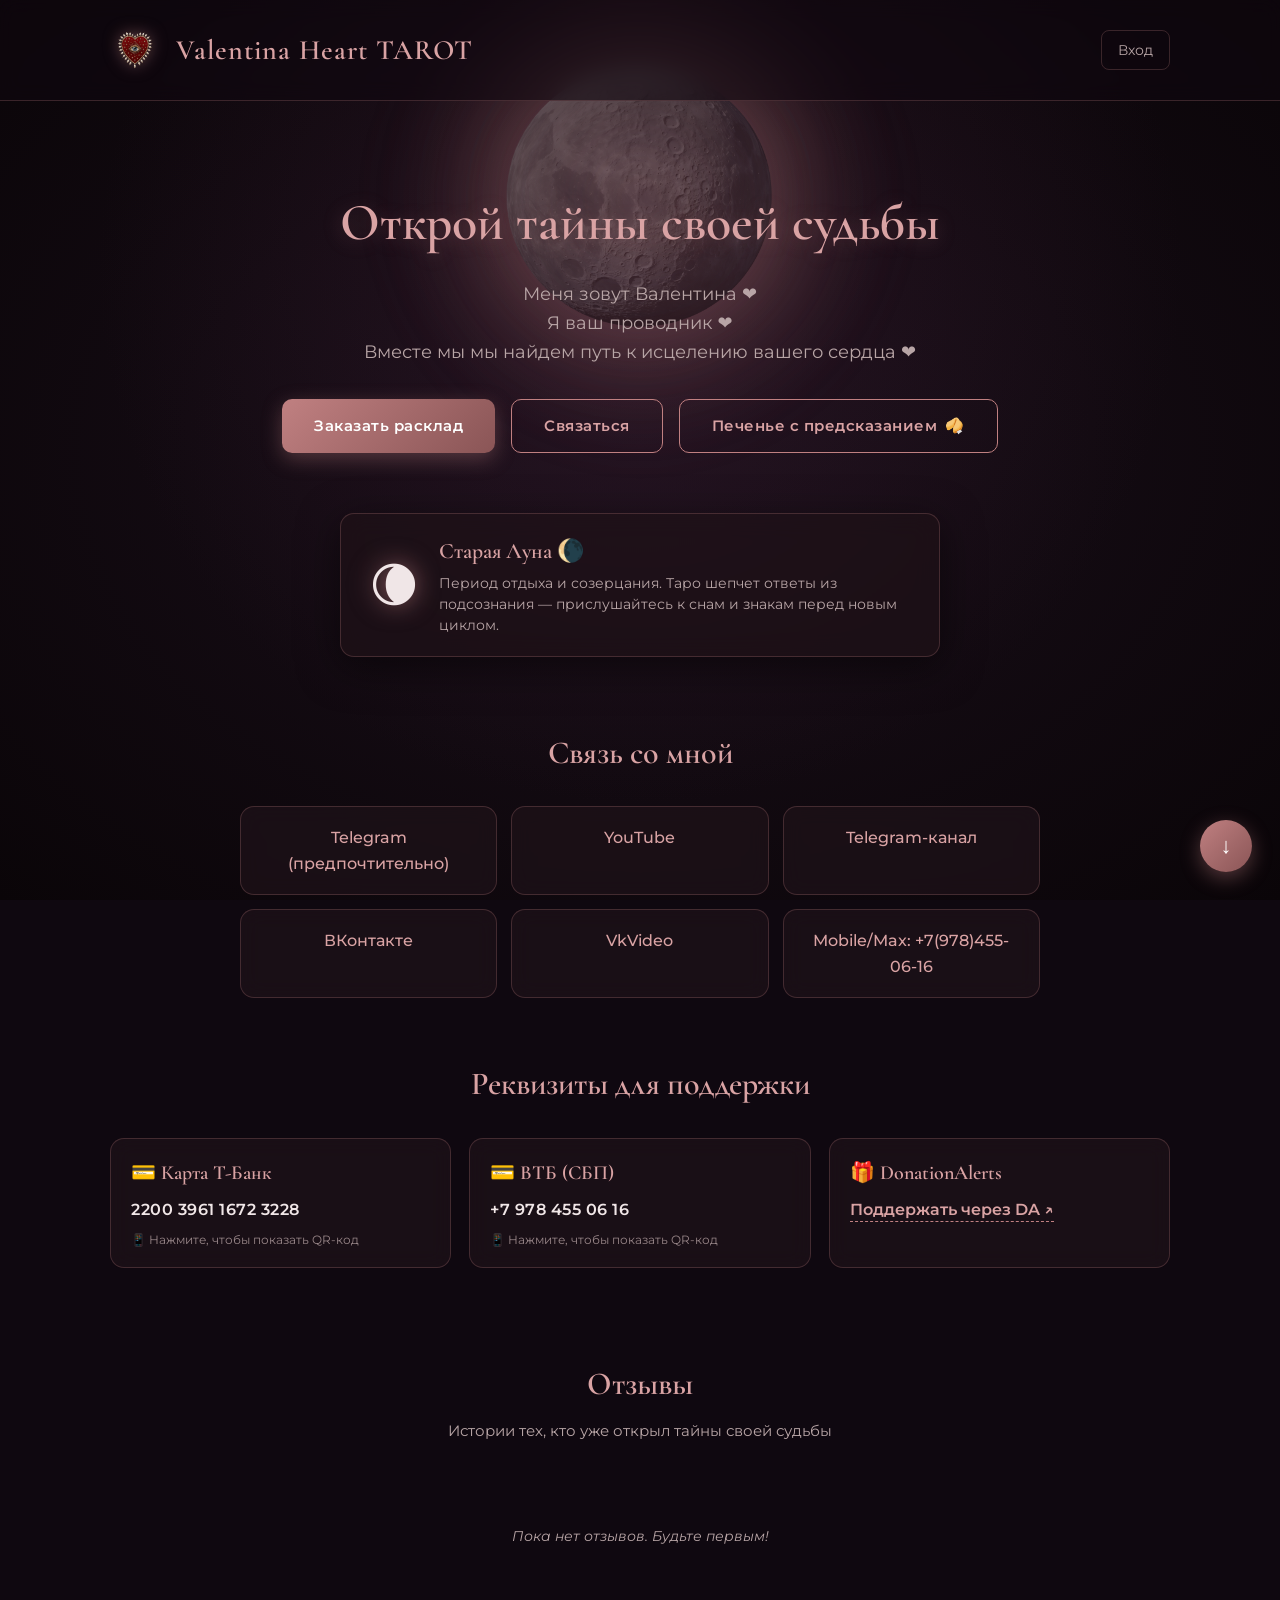
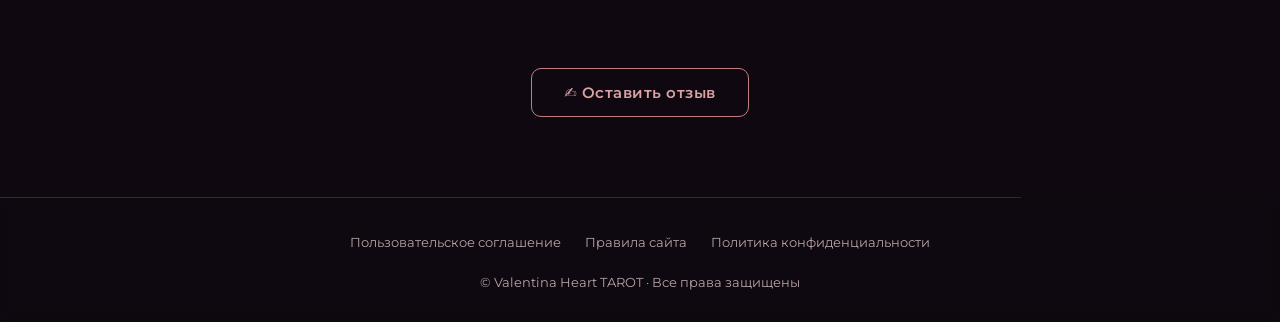
<file: index.html>
<!DOCTYPE html>
<html lang="ru">

<head>
    <meta charset="UTF-8">
    <meta name="viewport" content="width=device-width, initial-scale=1.0">
    <title>Valentina Heart TAROT</title>
    <link rel="icon" href="./images/logo.ico" type="image/x-icon">
    <link rel="stylesheet" href="./style/style.css">
    <link rel="preconnect" href="https://fonts.googleapis.com">
    <link rel="preconnect" href="https://fonts.gstatic.com" crossorigin>
    <link
        href="https://fonts.googleapis.com/css2?family=Cormorant+Garamond:wght@500;600;700&family=Montserrat:wght@400;500;600;700&display=swap"
        rel="stylesheet">
</head>

<body>

    <div class="moon-bg" id="moonBg">
        <div class="moon-glow"></div>
        <div class="moon-rays"></div>
        <div class="moon-image"></div>
    </div>

    <header class="site-header">
        <div class="container header-inner">
            <a href="#" class="logo-wrap">
                <img src="./images/logo.png" alt="Логотип Valentina Heart TAROT" class="logo-img"
                    onerror="this.style.display='none'">
                <span class="logo">Valentina Heart TAROT</span>
            </a>
            <div class="header-actions">
                <button class="btn btn-secondary btn-cache-header" id="clearCacheBtn" type="button" data-admin-only="1"
                    style="display:none;">🧹 Кеш</button>
                <a href="admin.html" class="admin-link" id="loginLink">Вход</a>
            </div>
        </div>
    </header>

    <main class="container">
        <section class="hero">
            <h1 class="hero-title">Открой тайны своей судьбы</h1>
            <p class="hero-subtitle">Меня зовут Валентина ❤️<br>Я ваш проводник ❤️<br>Вместе мы мы найдем путь к
                исцелению вашего сердца ❤️</p>
            <div class="hero-buttons">
                <button class="btn btn-primary" onclick="openModal('orderModal')">Заказать расклад</button>
                <a href="#contacts" class="btn btn-secondary">Связаться</a>
                <button class="btn btn-secondary fortune-btn-hero" id="fortuneBtn">Печенье с предсказанием</button>
            </div>
        </section>

        <section class="moon-widget-section">
            <div class="moon-widget">
                <div class="moon-widget-icon" id="moonWidgetIcon">🌕</div>
                <div>
                    <div class="moon-widget-title" id="moonPhaseName">Определение фазы...</div>
                    <div class="moon-widget-desc" id="moonPhaseDesc">Загрузка лунного календаря</div>
                </div>
            </div>
        </section>

        <section id="contacts">
            <h2 class="section-title">Связь со мной</h2>
            <div class="contacts-grid">
                <a class="contact-link" href="https://t.me/Valintina_moon_89" target="_blank">Telegram
                    (предпочтительно)</a>
                <a class="contact-link" href="https://www.youtube.com/@ВалентинаСердцеТАРО" target="_blank">YouTube</a>
                <a class="contact-link" href="https://t.me/ValentinaSerdceTarot" target="_blank">Telegram-канал</a>
                <a class="contact-link" href="https://vk.ru/id851128139" target="_blank">ВКонтакте</a>
                <a class="contact-link" href="https://vkvideo.ru/@club240360498" target="_blank">VkVideo</a>
                <a class="contact-phone" href="tel:+79784550616">Mobile/Max: +7(978)455-06-16</a>
            </div>
        </section>

        <section>
            <h2 class="section-title">Реквизиты для поддержки</h2>
            <div class="requisites-grid">
                <div class="req-card clickable" tabindex="0" onclick="openModal('qrTbankModal')" role="button"
                    aria-label="Карта Т-Банк">
                    <div class="req-card-title">💳 Карта Т-Банк</div>
                    <div class="req-card-value">2200 3961 1672 3228</div>
                    <div class="req-card-hint">📱 Нажмите, чтобы показать QR-код</div>
                </div>
                <div class="req-card clickable" tabindex="0" onclick="openModal('qrVtbModal')" role="button"
                    aria-label="ВТБ СБП">
                    <div class="req-card-title">💳 ВТБ (СБП)</div>
                    <div class="req-card-value">+7 978 455 06 16</div>
                    <div class="req-card-hint">📱 Нажмите, чтобы показать QR-код</div>
                </div>
                <div class="req-card">
                    <div class="req-card-title">🎁 DonationAlerts</div>
                    <a class="req-card-link" href="https://www.donationalerts.com/r/valentina_heart"
                        target="_blank">Поддержать через DA ↗</a>
                </div>
            </div>
        </section>
    </main>

    <!-- ========== ОТЗЫВЫ пользователей ========== -->
    <section class="reviews-section" id="reviews">
        <div class="container">
            <h2 class="section-title">Отзывы</h2>
            <p class="reviews-subtitle">Истории тех, кто уже открыл тайны своей судьбы</p>

            <div class="reviews-carousel" id="reviewsCarousel" role="region" aria-label="Отзывы пользователей"></div>
            <div class="reviews-pagination" id="reviewsPagination" role="navigation" aria-label="Пагинация отзывов">
            </div>

            <div class="reviews-cta">
                <button type="button" class="btn btn-secondary" onclick="openModal('reviewModal')">✍️ Оставить
                    отзыв</button>
            </div>
        </div>
    </section>

    <!-- Модалка "Оставить отзыв" -->
    <div class="modal" id="reviewModal" aria-hidden="true" role="dialog" aria-labelledby="reviewModalTitle">
        <div class="modal-content">
            <button type="button" class="modal-close" onclick="closeModal('reviewModal')"
                aria-label="Закрыть">×</button>
            <h2 id="reviewModalTitle">Оставить отзыв</h2>
            <form class="review-form" id="reviewForm" novalidate>
                <label>
                    Ваше имя *
                    <input type="text" name="reviewName" required maxlength="60" placeholder="Как к вам обращаться">
                </label>
                <label>
                    Текст отзыва *
                    <textarea name="reviewText" required maxlength="1000"
                        placeholder="Поделитесь впечатлениями о раскладе..."></textarea>
                </label>
                <label>
                    Аватар (необязательно)
                    <input type="file" name="reviewAvatar" accept="image/*">
                    <span class="file-hint">JPG, PNG — до 2 МБ</span>
                </label>
                <button type="submit" class="btn btn-primary">Отправить отзыв</button>
                <div class="form-status" id="reviewFormStatus"></div>
            </form>

            <div class="order-legal">
                <p>Отправляя отзыв, вы соглашаетесь с условиями:</p>
                <div class="order-legal-links">
                    <a href="#" data-legal="legalTermsModal" role="button" tabindex="0">Пользовательское соглашение</a>
                    <a href="#" data-legal="legalRulesModal" role="button" tabindex="0">Правила сайта</a>
                    <a href="#" data-legal="legalPrivacyModal" role="button" tabindex="0">Политика
                        конфиденциальности</a>
                </div>
            </div>
        </div>
    </div>

    <!-- Модалка предсказания -->
    <div class="modal fortune-modal" id="fortuneModal" role="dialog" aria-modal="true" aria-labelledby="fortuneTitle">
        <div class="modal-content">
            <button type="button" class="modal-close" onclick="closeModal('fortuneModal')"
                aria-label="Закрыть">&times;</button>
            <div class="fortune-moon-wrap">
                <img src="./images/moon.webp" alt="Луна" class="fortune-moon-img">
            </div>
            <h2 class="fortune-title" id="fortuneTitle">🌙 Луна готовит предсказание...</h2>
            <p class="fortune-text" id="fortuneText"></p>
            <div class="fortune-advice" id="fortuneAdvice"></div>
        </div>
    </div>

    <!-- Модалка заказа -->
    <div class="modal" id="orderModal" role="dialog" aria-modal="true" aria-labelledby="orderModalTitle">
        <div class="modal-content">
            <button type="button" class="modal-close" onclick="closeModal('orderModal')"
                aria-label="Закрыть">&times;</button>
            <h2 id="orderModalTitle">Заказать расклад</h2>
            <div class="order-info-block">
                <strong>Здравствуйте!</strong> Для бронирования/заказа необходимо внести оплату.<br>
                Реквизиты для перевода по СБП: <strong>+7 978 455 06 16</strong> (Получатель: Валентина).<br>
                Пожалуйста, сделайте перевод и пришлите скриншот чека. После этого я подтвержу заявку!
                <div class="order-qr-row">
                    <div class="order-qr-item" tabindex="0" onclick="openModal('qrVtbModal')" role="button">
                        <img src="./images/qr_sbp.png" alt="QR СБП" class="order-qr-thumb" loading="lazy">
                        <span>QR для СБП</span>
                    </div>
                    <div class="order-qr-item" tabindex="0" onclick="openModal('qrTbankModal')" role="button">
                        <img src="./images/qr_tbank.png" alt="QR Т-Банк" class="order-qr-thumb" loading="lazy">
                        <span>QR для Т-Банк</span>
                    </div>
                </div>
            </div>
            <form id="orderForm" action="orders/api.php" method="POST" enctype="multipart/form-data" novalidate>
                <label>Имя Фамилия
                    <input type="text" name="name" required>
                </label>
                <label>Контакт для связи
                    <input type="text" name="contact" required>
                </label>
                <label>Описание обращения
                    <textarea name="message" required></textarea>
                </label>
                <label>📎 Прикрепите скриншот оплаты и фото человека (JPG, PNG, PDF — до 10 МБ)
                    <input type="file" name="attachment" accept=".jpg,.jpeg,.png,.pdf" required>
                    <span class="file-hint">Максимум 10 МБ</span>
                </label>
                <button type="submit" class="btn btn-primary">Отправить заявку</button>
                <div class="form-status" id="formStatus"></div>
            </form>

            <div class="order-legal">
                <p>Отправляя заявку, вы соглашаетесь с условиями:</p>
                <div class="order-legal-links">
                    <a href="#" data-legal="legalTermsModal" role="button" tabindex="0">Пользовательское соглашение</a>
                    <a href="#" data-legal="legalRulesModal" role="button" tabindex="0">Правила сайта</a>
                    <a href="#" data-legal="legalPrivacyModal" role="button" tabindex="0">Политика
                        конфиденциальности</a>
                </div>
            </div>
        </div>
    </div>

    <!-- Модалки QR -->
    <div class="modal qr-modal" id="qrTbankModal" role="dialog" aria-modal="true">
        <div class="modal-content">
            <button type="button" class="modal-close" onclick="closeModal('qrTbankModal')"
                aria-label="Закрыть">&times;</button>
            <h2>💳 Карта Т-Банк</h2>
            <p class="qr-subtitle">Отсканируйте QR-код для перевода</p>
            <div class="qr-image-wrap"><img src="./images/qr_tbank.png" alt="QR Т-Банк"></div>
            <div class="qr-number">2200 3961 1672 3228</div>
        </div>
    </div>

    <div class="modal qr-modal" id="qrVtbModal" role="dialog" aria-modal="true">
        <div class="modal-content">
            <button type="button" class="modal-close" onclick="closeModal('qrVtbModal')"
                aria-label="Закрыть">&times;</button>
            <h2>💳 ВТБ (СБП)</h2>
            <p class="qr-subtitle">Отсканируйте QR-код для перевода через СБП</p>
            <div class="qr-image-wrap"><img src="./images/qr_sbp.png" alt="QR СБП"></div>
            <div class="qr-number">+7 978 455 06 16</div>
        </div>
    </div>

    <!-- Юридические модалки -->
    <div class="modal legal-modal" id="legalTermsModal" role="dialog" aria-modal="true"
        aria-labelledby="legalTermsTitle">
        <div class="modal-content">
            <button type="button" class="modal-close" onclick="closeModal('legalTermsModal')"
                aria-label="Закрыть">&times;</button>
            <h2 id="legalTermsTitle">Пользовательское соглашение</h2>
            <div class="legal-modal-body">
                <p class="legal-date">Дата последнего обновления: 08.10.2026</p>

                <h3>1. Общие положения</h3>
                <p>Настоящее Пользовательское соглашение (далее — «Соглашение») регулирует отношения между
                    администрацией сайта Valentina Heart TAROT (далее — «Сайт», «Администрация») и любым
                    пользователем Сайта (далее — «Пользователь»).</p>
                <p>Используя Сайт любым способом — просматривая страницы, отправляя формы, оставляя отзывы,
                    взаимодействуя с интерактивными функциями — Пользователь подтверждает, что ознакомился с
                    условиями настоящего Соглашения и принимает их в полном объёме.</p>
                <p>Если Пользователь не согласен с условиями Соглашения, он обязан прекратить использование
                    Сайта.</p>

                <h3>2. Предмет соглашения</h3>
                <p>Сайт предоставляет Пользователю доступ к информационным материалам и помощи в виде раскладов
                    Таро, оказываемой на безвозмездной или благотворительной основе. Помощь носит
                    развлекательный и консультационный характер и <strong>не заменяет</strong> медицинскую,
                    юридическую, психологическую или иную профессиональную помощь.</p>
                <p>Сайт также предоставляет дополнительные интерактивные функции:</p>
                <ul>
                    <li>форма заказа расклада с возможностью прикрепления файлов;</li>
                    <li>раздел отзывов людей с возможностью отправки новых отзывов;</li>
                    <li>функция «Печенье с предсказанием» — развлекательный сервис, выдающий одно предсказание в
                        день;</li>
                    <li>виджет фазы луны — информационно-развлекательный расчёт по дате.</li>
                </ul>

                <h3>3. Права и обязанности сторон</h3>
                <p><strong>Пользователь обязуется:</strong></p>
                <ul>
                    <li>предоставлять достоверные данные при оформлении заявки и отправке отзывов;</li>
                    <li>не использовать Сайт в противоправных целях, не нарушать работу Сайта и не
                        предпринимать попыток несанкционированного доступа к его разделам;</li>
                    <li>не публиковать оскорбительные, ложные, клеветнические или противоправные сообщения;</li>
                    <li>соблюдать авторские права Администрации на материалы Сайта.</li>
                </ul>
                <p><strong>Администрация вправе:</strong></p>
                <ul>
                    <li>изменять содержание Сайта, приостанавливать его работу, обновлять условия Соглашения и
                        Правил без предварительного уведомления;</li>
                    <li>отклонять заявки и удалять отзывы без объяснения причин;</li>
                    <li>ограничивать доступ Пользователя к Сайту при нарушении условий Соглашения.</li>
                </ul>

                <h3>4. Добровольная поддержка</h3>
                <p>Расклад осуществляется после достижения договорённостей между Пользователем и Администрацией.
                    Пользователь может выразить благодарность в виде добровольной поддержки. Реквизиты для
                    поддержки указаны на Сайте (карта Т-Банк, ВТБ/СБП, DonationAlerts).</p>
                <p>Внесение поддержки не является обязательным условием для получения помощи, но подтверждает
                    согласие Пользователя с условиями настоящего Соглашения и Правил сайта.</p>

                <h3>5. Развлекательные функции</h3>
                <p>Функция «Печенье с предсказанием», виджет фазы луны и иные интерактивные элементы носят
                    исключительно развлекательный характер. Предсказания и фазы луны <strong>не являются</strong>
                    пророчествами, медицинскими, юридическими или финансовыми рекомендациями. Администрация не
                    несёт ответственности за решения, принятые Пользователем на основании этих материалов.</p>
                <p>Логика работы функции «Печенье с предсказанием» предполагает сохранение идентификатора
                    предсказания и даты его открытия в локальном хранилище браузера Пользователя (localStorage).
                    Эти данные не передаются на сервер и не содержат персональной информации.</p>

                <h3>6. Отзывы пользователей</h3>
                <p>Отзывы, отправленные через форму на Сайте, проходят предварительную модерацию. Администрация
                    вправе скрывать, редактировать или удалять отзывы, содержащие оскорбления, спам, недостоверную
                    информацию или нарушающие законодательство.</p>
                <p>Отправляя отзыв, Пользователь подтверждает, что указанные им данные достоверны, а также даёт
                    согласие на публикацию имени, текста отзыва и аватара на Сайте.</p>

                <h3>7. Интеллектуальная собственность</h3>
                <p>Все материалы Сайта — тексты, изображения, логотипы, элементы дизайна — являются
                    интеллектуальной собственностью Администрации и защищены законодательством об авторском праве.
                    Копирование и использование материалов в коммерческих целях без письменного разрешения
                    запрещено.</p>

                <h3>8. Ответственность</h3>
                <p>Администрация не несёт ответственности за:</p>
                <ul>
                    <li>решения, принятые Пользователем на основании полученной информации;</li>
                    <li>временные технические сбои в работе Сайта;</li>
                    <li>действия третьих лиц, в том числе сервисов, обеспечивающих отправку форм и приём
                        платежей;</li>
                    <li>упущенную выгоду или иные косвенные убытки Пользователя.</li>
                </ul>
                <p>Все действия Пользователь совершает на своё усмотрение и под свою ответственность.</p>

                <h3>9. Заключительные положения</h3>
                <p>Соглашение вступает в силу с момента начала использования Сайта и действует бессрочно.
                    Актуальная версия всегда доступна на данной странице. Продолжая пользоваться Сайтом после
                    изменений, Пользователь принимает новую редакцию.</p>
            </div>
        </div>
    </div>

    <div class="modal legal-modal" id="legalRulesModal" role="dialog" aria-modal="true"
        aria-labelledby="legalRulesTitle">
        <div class="modal-content">
            <button type="button" class="modal-close" onclick="closeModal('legalRulesModal')"
                aria-label="Закрыть">&times;</button>
            <h2 id="legalRulesTitle">Правила сайта</h2>
            <div class="legal-modal-body">
                <p class="legal-date">Дата последнего обновления: 08.10.2026</p>

                <h3>1. Общие правила</h3>
                <p>Сайт Valentina Heart TAROT создан для предоставления консультационной помощи в сфере Таро, а
                    также для информирования о деятельности автора. Посещая Сайт, вы соглашаетесь соблюдать
                    настоящие Правила.</p>
                <p>Правила распространяются на все разделы Сайта, включая формы обратной связи, отзывы,
                    интерактивные функции и админ-панель.</p>

                <h3>2. Запрещено</h3>
                <ul>
                    <li>Использовать материалы Сайта в коммерческих целях без письменного разрешения
                        Администрации.</li>
                    <li>Публиковать оскорбительные, ложные, клеветнические или противоправные сообщения через
                        формы обратной связи и раздел отзывов.</li>
                    <li>Загружать файлы, содержащие вредоносный код, вирусы или материалы, нарушающие
                        законодательство.</li>
                    <li>Пытаться нарушить работу Сайта, получить несанкционированный доступ к админ-панели или
                        иным закрытым разделам.</li>
                    <li>Выдавать себя за другое лицо или Администрацию.</li>
                    <li>Использовать автоматизированные средства (боты, парсеры) для массовой отправки форм.</li>
                </ul>

                <h3>3. Оформление обращения</h3>
                <p>Заявки принимаются через форму заказа на Сайте. Пользователь обязан указать корректные
                    контактные данные и приложить необходимые файлы (скриншот оплаты, фотографию).</p>
                <p>Администрация вправе отклонить заявку без объяснения причин. В этом случае добровольная
                    поддержка может быть возвращена по запросу Пользователя.</p>
                <p>Максимальный размер прикрепляемого файла — 10 МБ. Допустимые форматы: JPG, JPEG, PNG, PDF.</p>

                <h3>4. Сроки и порядок предоставления помощи</h3>
                <p>Сроки предоставления помощи согласовываются индивидуально. Обычно расклад выполняется в течение
                    1–3 рабочих дней после подтверждения заявки. В праздничные и выходные дни сроки могут быть
                    увеличены.</p>
                <p>Администрация оставляет за собой право временно приостановить приём заявок без
                    предварительного уведомления.</p>

                <h3>5. Отзывы пользователей</h3>
                <p>Отзывы, отправленные через форму на Сайте, публикуются после предварительной модерации.
                    Максимальная длина текста отзыва — 1000 символов, размер аватара — до 2 МБ (JPG, PNG).</p>
                <p>Администрация вправе:</p>
                <ul>
                    <li>скрывать отзывы, содержащие оскорбления, спам или недостоверную информацию;</li>
                    <li>удалять отзывы, нарушающие настоящие Правила.</li>
                </ul>

                <h3>6. Функция «Печенье с предсказанием»</h3>
                <p>Функция предоставляет Пользователю одно предсказание в день. Выбранное предсказание и дата его
                    открытия сохраняются в локальном хранилище браузера (localStorage) и не передаются на сервер.
                    Очистка данных браузера приведёт к сбросу истории предсказаний.</p>
                <p>Функция носит исключительно развлекательный характер и не является пророчеством,
                    медицинской, юридической или финансовой рекомендацией.</p>

                <h3>7. Условия возврата поддержки</h3>
                <p>Возврат поддержки возможен только до начала предоставления помощи. После начала работы возврат
                    не производится. Для решения спорных ситуаций свяжитесь с Администрацией через указанные на
                    Сайте контакты.</p>

                <h3>8. Изменение правил</h3>
                <p>Администрация вправе изменять настоящие Правила без предварительного уведомления. Новая
                    редакция вступает в силу с момента публикации на Сайте. Пользователь обязан самостоятельно
                    отслеживать актуальную версию Правил.</p>

                <h3>9. Контакты</h3>
                <p>По всем вопросам, связанным с работой Сайта и настоящими Правилами, Пользователь может
                    обратиться через контакты, указанные в разделе «Связь со мной».</p>
            </div>
        </div>
    </div>

    <div class="modal legal-modal" id="legalPrivacyModal" role="dialog" aria-modal="true"
        aria-labelledby="legalPrivacyTitle">
        <div class="modal-content">
            <button type="button" class="modal-close" onclick="closeModal('legalPrivacyModal')"
                aria-label="Закрыть">&times;</button>
            <h2 id="legalPrivacyTitle">Политика конфиденциальности</h2>
            <div class="legal-modal-body">
                <p class="legal-date">Дата последнего обновления: 08.10.2026</p>

                <h3>1. Общие положения</h3>
                <p>Настоящая Политика конфиденциальности описывает, какие данные собирает сайт Valentina Heart
                    TAROT (далее — «Сайт») и как они используются. Используя Сайт, вы соглашаетесь с условиями
                    данной Политики.</p>
                <p>Политика составлена в соответствии с принципами защиты персональных данных и действующим
                    законодательством Российской Федерации.</p>

                <h3>2. Какие данные мы собираем</h3>
                <p>Сайт собирает только те данные, которые Пользователь предоставляет добровольно:</p>
                <ul>
                    <li><strong>Имя и фамилия</strong> — указываются в форме заявки на расклад.</li>
                    <li><strong>Контактные данные</strong> (телефон, e-mail, мессенджеры) — для связи по
                        заявке.</li>
                    <li><strong>Текст обращения</strong> — описание вопроса к раскладу.</li>
                    <li><strong>Прикреплённые файлы</strong> — скриншот оплаты, фотография человека.</li>
                    <li><strong>Данные отзывов</strong> — имя, текст отзыва, аватар (при загрузке).</li>
                    <li><strong>Технические данные</strong> — cookies, IP-адрес, тип браузера (при использовании
                        аналитики).</li>
                </ul>
                <p>Сайт <strong>не собирает</strong> паспортные данные, номера банковских карт, данные
                    медицинского характера и иную чувствительную информацию.</p>

                <h3>3. Локальное хранилище (localStorage)</h3>
                <p>Функция «Печенье с предсказанием» сохраняет в браузере Пользователя (localStorage) только
                    идентификатор предсказания и дату его открытия. Эти данные:</p>
                <ul>
                    <li>не содержат персональной информации;</li>
                    <li>не передаются на сервер и не доступны Администрации;</li>
                    <li>могут быть удалены Пользователем в любой момент через настройки браузера.</li>
                </ul>
                <p>Админ-панель использует sessionStorage для хранения временного флага авторизации. Эти данные
                    удаляются при закрытии вкладки браузера.</p>

                <h3>4. Цели обработки данных</h3>
                <p>Персональные данные используются исключительно для:</p>
                <ul>
                    <li>обработки заявок и предоставления помощи;</li>
                    <li>связи с Пользователем по вопросам заказа и уточнения деталей;</li>
                    <li>публикации отзывов после модерации;</li>
                    <li>улучшения качества работы Сайта и анализа его посещаемости.</li>
                </ul>

                <h3>5. Передача данных третьим лицам</h3>
                <p>Мы не передаём персональные данные третьим лицам, за исключением случаев:</p>
                <ul>
                    <li>предусмотренных законодательством (по официальному запросу уполномоченных органов);</li>
                    <li>использования сервиса <strong>FormSubmit</strong> (formsubmit.co) для отправки форм заявок
                        на электронную почту Администрации;</li>
                    <li>перехода Пользователя по внешним ссылкам (Telegram, YouTube, ВКонтакте, VkVideo,
                        DonationAlerts) — в этом случае действуют политики конфиденциальности соответствующих
                        сервисов.</li>
                </ul>

                <h3>6. Хранение и защита данных</h3>
                <p>Данные, отправленные через форму заявки, доставляются на защищённую электронную почту
                    Администрации и хранятся в личной переписке. Доступ к ним имеет только Администрация.</p>
                <p>Файлы отзывов и их текст хранятся на сервере Сайта. Мы принимаем разумные меры для защиты
                    информации от несанкционированного доступа, изменения или распространения.</p>
                <p>Срок хранения данных:</p>
                <ul>
                    <li>заявки и переписка — до 3 лет с момента обращения;</li>
                    <li>отзывы — до момента удаления Пользователем или Администрацией.</li>
                </ul>

                <h3>7. Права пользователя</h3>
                <p>Пользователь вправе в любой момент:</p>
                <ul>
                    <li>запросить информацию о том, какие его персональные данные обрабатываются;</li>
                    <li>запросить исправление неточных данных;</li>
                    <li>запросить удаление своих персональных данных;</li>
                    <li>отозвать согласие на обработку персональных данных.</li>
                </ul>
                <p>Для реализации своих прав Пользователь может обратиться через контакты, указанные на Сайте.
                    Запрос обрабатывается в течение 7 рабочих дней.</p>

                <h3>8. Cookies и аналитика</h3>
                <p>Сайт может использовать cookies для корректной работы интерфейса. Cookies — это небольшие
                    текстовые файлы, сохраняемые в браузере Пользователя.</p>
                <p>Пользователь может отключить cookies в настройках браузера, но это может повлиять на работу
                    отдельных функций Сайта (например, авторизации в админ-панели).</p>

                <h3>9. Несовершеннолетние пользователи</h3>
                <p>Сайт не предназначен для лиц младше 18 лет. Мы сознательно не собираем персональные данные
                    несовершеннолетних. Если такие данные были предоставлены, родители или законные представители
                    могут обратиться к Администрации для их удаления.</p>

                <h3>10. Изменения политики</h3>
                <p>Актуальная версия Политики всегда доступна на данной странице. Продолжая пользоваться Сайтом
                    после изменений, Пользователь принимает новую редакцию. Дата последнего обновления указана в
                    начале документа.</p>

                <h3>11. Контакты</h3>
                <p>По вопросам, связанным с обработкой персональных данных, Пользователь может обратиться через
                    контакты, указанные в разделе «Связь со мной» на главной странице Сайта.</p>
            </div>
        </div>
    </div>

    <button class="scroll-btn" id="scrollBtn" aria-label="Прокрутка"><span id="scrollBtnIcon">↓</span></button>

    <footer class="site-footer">
        <div class="container">
            <nav class="legal-links" aria-label="Юридическая информация">
                <a href="#" data-legal="legalTermsModal" role="button" tabindex="0">Пользовательское соглашение</a>
                <a href="#" data-legal="legalRulesModal" role="button" tabindex="0">Правила сайта</a>
                <a href="#" data-legal="legalPrivacyModal" role="button" tabindex="0">Политика конфиденциальности</a>
            </nav>
            <div>© Valentina Heart TAROT · Все права защищены</div>
        </div>
    </footer>

    <script src="./js/script.js"></script>
    <script src="./js/legal.js"></script>
    <script src="./js/reviews.js"></script>
    <script src="./js/fortune.js"></script>
    <script src="./js/cache-cleaner.js"></script>
    <script src="./js/login-cache.js"></script>
</body>

</html>
</file>
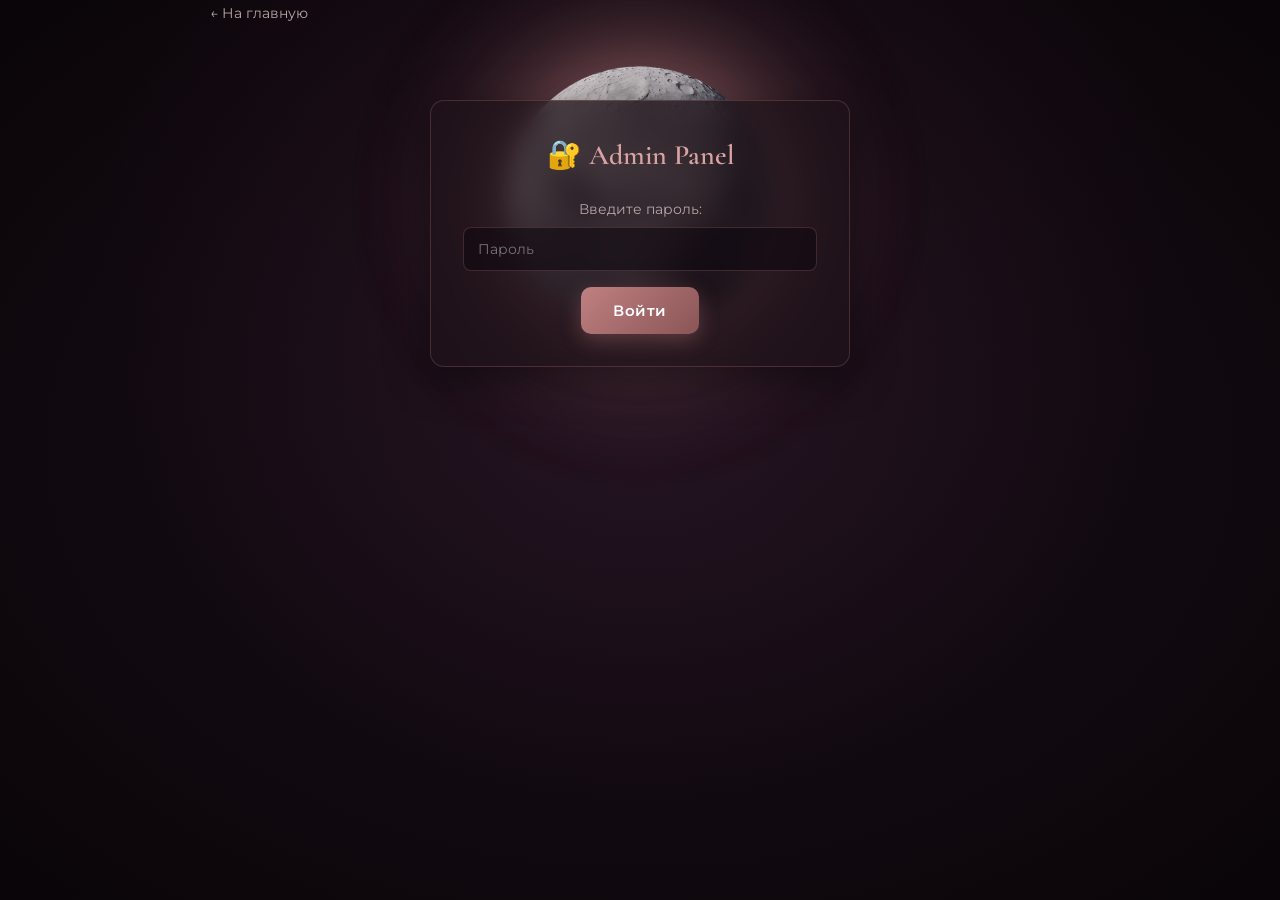
<file: admin.html>
<!DOCTYPE html>
<html lang="ru">

<head>
    <meta charset="UTF-8">
    <meta name="viewport" content="width=device-width, initial-scale=1.0">
    <title>Админка | Valentina Heart TAROT</title>
    <link rel="icon" href="./images/logo.ico" type="image/x-icon">
    <link rel="preconnect" href="https://fonts.googleapis.com">
    <link rel="preconnect" href="https://fonts.gstatic.com" crossorigin>
    <link
        href="https://fonts.googleapis.com/css2?family=Cormorant+Garamond:wght@500;600;700&family=Montserrat:wght@400;500;600;700&display=swap"
        rel="stylesheet">
    <link rel="stylesheet" href="./style/base.css">
    <link rel="stylesheet" href="./style/moon.css">
    <link rel="stylesheet" href="./style/header.css">
    <link rel="stylesheet" href="./style/modal.css">
    <link rel="stylesheet" href="./style/admin.css">
    <link rel="stylesheet" href="./style/responsive.css">
    <link rel="stylesheet" href="./style/reviews.css">
</head>

<body>
    <div class="moon-bg" id="moonBg">
        <div class="moon-rays"></div>
        <div class="moon-glow"></div>
        <div class="moon-image"></div>
    </div>

    <div class="admin-container admin-body">
        <a href="index.html" class="admin-back">← На главную</a>

        <!-- Форма входа -->
        <div class="admin-card" id="loginForm">
            <h1 class="admin-title">🔐 Admin Panel</h1>
            <label class="admin-label">
                Введите пароль:
                <input type="password" id="adminPass" placeholder="Пароль" autocomplete="current-password">
            </label>
            <p class="admin-error" id="loginError">❌ Неверный пароль!</p>
            <button class="btn btn-primary" id="loginBtn">Войти</button>
        </div>

        <!-- Админ-панель -->
        <div class="admin-panel" id="adminPanel" style="display:none;">
            <div class="admin-header">
                <h1 class="admin-title">Admin Panel</h1>
                <div class="admin-actions">
                    <a href="index.html" class="btn btn-secondary">На главную</a>
                    <button class="btn btn-secondary" id="clearCacheBtn" type="button">🧹 Очистить кеш</button>
                    <button class="btn btn-secondary" id="logoutBtn">Выйти</button>
                </div>
            </div>

            <!-- Табы админки -->
            <nav class="admin-tabs" id="adminTabs" role="tablist" aria-label="Разделы админ-панели">
                <button type="button" class="admin-tab active" role="tab" data-tab="tab-posts" aria-selected="true"
                    aria-controls="tab-posts" id="tabBtnPosts">
                    📝 Генератор постов
                </button>
                <button type="button" class="admin-tab" role="tab" data-tab="tab-cover" aria-selected="false"
                    aria-controls="tab-cover" id="tabBtnCover">
                    🖼️ Обложка
                </button>
                <button type="button" class="admin-tab" role="tab" data-tab="tab-reviews" aria-selected="false"
                    aria-controls="tab-reviews" id="tabBtnReviews">
                    💬 Управление отзывами
                </button>
                <button type="button" class="admin-tab" role="tab" data-tab="tab-orders" aria-selected="false"
                    aria-controls="tab-orders" id="tabBtnOrders">
                    📋 Заказы
                </button>
                <button type="button" class="admin-tab" role="tab" data-tab="tab-checklist" aria-selected="false"
                    aria-controls="tab-checklist" id="tabBtnChecklist">
                    📚 Инструкция
                </button>
            </nav>

            <!-- ===== ТАБ 1: ГЕНЕРАТОР ПОСТОВ ===== -->
            <section class="admin-tab-panel active" id="tab-posts" role="tabpanel" aria-labelledby="tabBtnPosts">
                <div class="admin-block">
                    <h2 class="admin-block-title">📝 Генератор постов для видео</h2>
                    <label class="admin-label">
                        Тема видео (заголовок):
                        <input type="text" id="postTitle" placeholder="Например: Расклад на любовь">
                    </label>
                    <label class="admin-label">
                        Ссылка на YouTube:
                        <input type="text" id="ytUrl" placeholder="https://youtube.com/...">
                    </label>
                    <label class="admin-label">
                        Ссылка на VkVideo:
                        <input type="text" id="vkUrl" placeholder="https://vkvideo.ru/...">
                    </label>
                    <button class="btn btn-primary" id="generatePostsBtn">Сгенерировать посты</button>

                    <div class="admin-results" id="resultsArea" style="display:none;">
                        <div class="admin-result-block">
                            <h3>📱 Для Telegram:</h3>
                            <pre id="tgPost"></pre>
                            <button class="btn btn-secondary" data-copy-target="tgPost">Копировать для Telegram</button>
                        </div>
                        <div class="admin-result-block">
                            <h3>🌐 Для ВКонтакте:</h3>
                            <p class="admin-hint">⚠️ Сначала вставьте ссылку на видео в ВК вручную, дождитесь обработки,
                                затем вставьте этот текст ниже.</p>
                            <pre id="vkPost"></pre>
                            <button class="btn btn-secondary" data-copy-target="vkPost">Копировать текст для ВК</button>
                        </div>
                    </div>
                </div>
            </section>

            <!-- ===== ТАБ 2: ОБЛОЖКА ===== -->
            <section class="admin-tab-panel" id="tab-cover" role="tabpanel" aria-labelledby="tabBtnCover" hidden>
                <div class="admin-block">
                    <h2 class="admin-block-title">🖼️ Обложка для постов и роликов</h2>
                    <p class="admin-hint">Универсальная обложка. Нажмите «Открыть редактор», чтобы добавить текст,
                        перетащить его в нужное место и скачать готовую картинку.</p>
                    <div class="editor-actions">
                        <button class="btn btn-primary" id="openEditorBtn">✏️ Открыть редактор</button>
                        <button class="btn btn-secondary" id="openFullviewBtn">🔍 На весь экран</button>
                    </div>
                </div>
            </section>

            <!-- ===== ТАБ 3: УПРАВЛЕНИЕ ОТЗЫВАМИ ===== -->
            <section class="admin-tab-panel" id="tab-reviews" role="tabpanel" aria-labelledby="tabBtnReviews" hidden>
                <div class="admin-block">
                    <h2 class="admin-block-title">💬 Управление отзывами</h2>
                    <p class="admin-hint">Добавляйте, редактируйте, скрывайте и удаляйте отзывы пользователей.</p>

                    <form id="adminAddReviewForm" class="review-form" novalidate>
                        <label>
                            Имя *
                            <input type="text" name="adminReviewName" required maxlength="60"
                                placeholder="Имя пользователя">
                        </label>
                        <label>
                            Текст отзыва *
                            <textarea name="adminReviewText" required maxlength="1000"
                                placeholder="Текст отзыва..."></textarea>
                        </label>
                        <label>
                            Дата
                            <input type="date" name="adminReviewDate">
                        </label>
                        <label>
                            Аватар (необязательно)
                            <input type="file" name="adminReviewAvatar" accept="image/*">
                            <span class="file-hint">JPG, PNG — до 2 МБ</span>
                        </label>
                        <label style="display:flex; align-items:center; gap:8px; flex-direction:row;">
                            <input type="checkbox" name="adminReviewVisible" checked>
                            Показывать на сайте
                        </label>
                        <button type="submit" class="btn btn-primary">➕ Добавить отзыв</button>
                        <div class="form-status" id="adminReviewStatus"></div>
                    </form>

                    <h3 class="admin-block-title" style="font-size:18px; margin-top:24px;">Все отзывы</h3>
                    <div class="reviews-admin-list" id="adminReviewsList"></div>
                    <div class="reviews-admin-pagination" id="adminReviewsPagination" role="navigation"
                        aria-label="Пагинация отзывов"></div>
                </div>
            </section>

            <!-- ===== ТАБ 4: ЗАКАЗЫ ===== -->
            <section class="admin-tab-panel" id="tab-orders" role="tabpanel" aria-labelledby="tabBtnOrders" hidden>
                <div class="admin-block">
                    <h2 class="admin-block-title">📋 Заявки на расклад</h2>
                    <p class="admin-hint">
                        Управление заявками вынесено на отдельную страницу: список с фильтром по статусам, заметки
                        админа, вложения, ручная и автоматическая очистка файлов.
                    </p>
                    <div class="editor-actions" style="justify-content:flex-start;">
                        <a href="layout.html" class="btn btn-primary">📋 Перейти к заказам</a>
                    </div>
                    <p class="orders-cleanup-hint">
                        Вложения заявок старше 30 дней удаляются автоматически (не чаще одного раза в сутки).
                        На странице заявок есть кнопка ручной очистки папки со скриншотами.
                    </p>
                </div>
            </section>

            <!-- ===== ТАБ 5: ИНСТРУКЦИЯ ===== -->
            <section class="admin-tab-panel" id="tab-checklist" role="tabpanel" aria-labelledby="tabBtnChecklist"
                hidden>
                <div class="admin-block">
                    <h2 class="admin-block-title">📚 Инструкция по публикации</h2>
                    <p class="admin-hint">Отмечайте выполненные шаги — состояние сохраняется автоматически.</p>
                    <div class="checklist" id="publishChecklist">

                        <div><strong>Подготовка</strong></div>
                        <label class="checklist-item"><input type="checkbox" data-key="prep"> Подготовить ролик для
                            загрузки
                            в vkVideo и YouTube. Заснять и сохранить его в папку, сразу переименовать под тему
                            ролика.</label>
                        <label class="checklist-item"><input type="checkbox" data-key="prep"> Подготовить постер/обложку
                            на
                            этой странице. Уже заложена обложка в редактор, тема автоматически прокидывается в шаблон
                            макета постера/обложки, нужно только сохранить. Тема ролика указывается в названии
                            файла/видеофайла.</label>
                        <label class="checklist-item"><input type="checkbox" data-key="prep"> Проверяем наш ролик и
                            постер,
                            название к нему: всё ли указано корректно.</label>
                        <div><strong>Шаг 1: Загрузить видео на площадку «ВКвидео»</strong></div>
                        <label class="checklist-item"><input type="checkbox" data-key="vk"> Перейти в <a
                                href="https://vkvideo.ru/@club240360498" target="_blank">канал</a> и добавить
                            ролик.</label>
                        <label class="checklist-item"><input type="checkbox" data-key="vk"> Во вкладке "Информация"
                            указать
                            название ролика, описание (можно скопировать описание выше в сгенерированных постах «🌐 Для
                            ВКонтакте:»), закрепить подготовленную обложку.</label>
                        <label class="checklist-item"><input type="checkbox" data-key="vk"> Во вкладке "Публикация"
                            поставить тогл на «Создать пост с видео в сообществе» и указать дату и время
                            публикации.</label>
                        <label class="checklist-item"><input type="checkbox" data-key="vk"> Дождаться завершения
                            загрузки
                            ролика, нажать «Запланировать публикацию».</label>
                        <label class="checklist-item"><input type="checkbox" data-key="vk"> Проверяем наш ролик: всё ли
                            указано и выложено корректно.</label>
                        <div><strong>Шаг 2: Пост ВКонтакте</strong></div>
                        <label class="checklist-item"><input type="checkbox" data-key="vkpost"> Перейти на <a
                                href="https://vk.ru/id851128139" target="_blank">стену</a>, создать пост, через кнопку
                            «+
                            Создать пост».</label>
                        <label class="checklist-item"><input type="checkbox" data-key="vkpost"> Сначала нужно вставить
                            ссылку на загруженный ролик в ВКвидео (пример:
                            https://vkvideo.ru/video-111111111_111111111).</label>
                        <label class="checklist-item"><input type="checkbox" data-key="vkpost"> После того как ссылка
                            исчезнет и появится ролик во вложении поста, крепим постер ролика и перетаскиваем его вперед
                            ролика, потом вставляем сгенерированный текст поста через «🌐
                            Для
                            ВКонтакте:», который указан выше на этом сайте. Нажимаем «Далее»</label>
                        <label class="checklist-item"><input type="checkbox" data-key="vkpost"> В настройках поста
                            выбираем
                            «Запланировать» и указываем нужную нам дату и время. Нажимаем «Добавить в очередь».</label>
                        <label class="checklist-item"><input type="checkbox" data-key="vkpost"> Проверяем наш
                            запланированный пост на стене ВК: всё ли указано и выложено корректно.</label>
                        <div><strong>Шаг 3: Загрузить видео на площадку «YouTube»</strong></div>
                        <label class="checklist-item"><input type="checkbox" data-key="yt"> Перейти на <a
                                href="https://www.youtube.com/" target="_blank">YouTube</a> и добавить ролик.</label>
                        <label class="checklist-item"><input type="checkbox" data-key="yt"> Во вкладке «Информация»
                            указать
                            название ролика, описание (заполняется автоматически), закрепить подготовленную
                            обложку.</label>
                        <label class="checklist-item"><input type="checkbox" data-key="yt"> Во вкладке «Доступ» в
                            разделе
                            «Запланировать публикацию» указать дату и время публикации и выставить часовой пояс
                            (GMT+03:00).</label>
                        <label class="checklist-item"><input type="checkbox" data-key="yt"> Дождаться завершения
                            загрузки
                            ролика, нажать «Запланировать публикацию».</label>
                        <label class="checklist-item"><input type="checkbox" data-key="yt"> Проверяем наш ролик: всё ли
                            указано и выложено корректно.</label>
                        <div><strong>Шаг 4: Telegram</strong></div>
                        <label class="checklist-item"><input type="checkbox" data-key="tg"> Можно скопировать пост выше
                            в
                            сгенерированных постах «📱 Для Telegram:». Предварительно заполнить нужные поля выше — «📝
                            Генератор постов для видео».</label>
                        <label class="checklist-item"><input type="checkbox" data-key="tg"> Перейти в ТГ-канал <a
                                href="https://t.me/ValentinaSerdceTarot" target="_blank">«Сердце Таро 🌹»</a> и вставить
                            подготовленный пост.</label>
                        <label class="checklist-item"><input type="checkbox" data-key="tg"> Закрепить подготовленный
                            постер/обложку на этой странице — «🖼️ Обложка для постов и роликов». В редактор уже
                            заложена
                            обложка, тема автоматически прокидывается в шаблон макета постера/обложки, нужно только
                            сохранить. Тема ролика указывается в названии файла/видеофайла.</label>
                        <label class="checklist-item"><input type="checkbox" data-key="tg"> Переходим в ТГ-канал <a
                                href="https://t.me/ValentinaSerdceTarot" target="_blank">«Сердце Таро 🌹»</a> и
                            закрепляем
                            обложку вместе с текстом поста.</label>
                        <label class="checklist-item"><input type="checkbox" data-key="tg"> Кликнуть правой кнопкой мыши
                            по
                            кнопке «Отправить», выбрать «Отправить позже», в открывшемся окне ввести нужную дату и
                            время.
                            Нажать «Запланировать».</label>
                        <label class="checklist-item"><input type="checkbox" data-key="tg"> Проверяем наш пост: всё ли
                            указано и выложено корректно.</label>
                    </div>
                    <button class="btn btn-secondary" id="resetChecklistBtn">🔄 Сбросить все отметки</button>
                </div>
            </section>
        </div>
    </div>

    <!-- Модалка редактора обложки -->
    <div class="modal" id="coverEditorModal" role="dialog" aria-modal="true">
        <div class="modal-content modal-wide">
            <button type="button" class="modal-close" onclick="closeCoverEditor()" aria-label="Закрыть">&times;</button>
            <h2>✏️ Редактор обложки</h2>
            <p class="admin-hint">Перетаскивайте текст мышкой. Настройте размер, цвет и шрифт. Нажмите «Скачать».</p>

            <div class="editor-controls">
                <label>
                    Текст заголовка:
                    <input type="text" id="editorTitleInput" placeholder="Заголовок..." value="Точка невозврата!">
                </label>
                <label>
                    Размер шрифта: <span id="fontSizeValue">60</span> px
                    <input type="range" id="fontSizeSlider" min="20" max="120" value="60">
                </label>
                <label>
                    Цвет текста
                    <input type="color" id="textColorPicker" value="#E8D4A8">
                </label>
                <label>
                    Цвет обводки
                    <input type="color" id="strokeColorPicker" value="#1A0A00">
                </label>
                <label>
                    Толщина обводки: <span id="strokeWidthValue">3</span>
                    <input type="range" id="strokeWidthSlider" min="0" max="10" value="3">
                </label>
                <label>
                    Шрифт
                    <select id="fontFamilySelect">
                        <option value="'Cormorant Garamond', Georgia, serif">Cormorant Garamond (Таро)</option>
                        <option value="Georgia, serif">Georgia</option>
                        <option value="'Montserrat', sans-serif">Montserrat</option>
                        <option value="Impact, sans-serif" selected>Impact</option>
                        <option value="Arial, sans-serif">Arial</option>
                    </select>
                </label>
            </div>

            <div class="editor-canvas-wrap">
                <canvas id="coverEditorCanvas"></canvas>
            </div>

            <div class="editor-actions">
                <button class="btn btn-secondary" id="resetEditorPosBtn">🎯 По центру</button>
                <button class="btn btn-primary" id="downloadCoverBtn">⬇️ Скачать обложку</button>
            </div>
        </div>
    </div>

    <!-- Полноэкранный просмотр -->
    <div class="modal" id="coverFullview" role="dialog" aria-modal="true">
        <button type="button" class="modal-close" onclick="closeCoverFullview()" aria-label="Закрыть">&times;</button>
        <img src="./images/imag_post.jpg" alt="Обложка" class="fullview-img" onclick="closeCoverFullview()"
            onerror="this.alt='Обложка не найдена'; this.style.display='none';">
    </div>

    <!-- Скрипты: порядок важен -->
    <script src="./js/admin-posts.js"></script>
    <script src="./js/admin-checklist.js"></script>
    <script src="./js/admin-editor.js"></script>
    <script src="./js/admin-fullview.js"></script>
    <script src="./js/admin-auth.js"></script>
    <script src="./js/cache-cleaner.js"></script>
    <script src="./js/admin.js"></script>
    <script src="./js/admin-reviews.js"></script>
    <script src="./js/admin-tabs.js"></script>
</body>

</html>
</file>
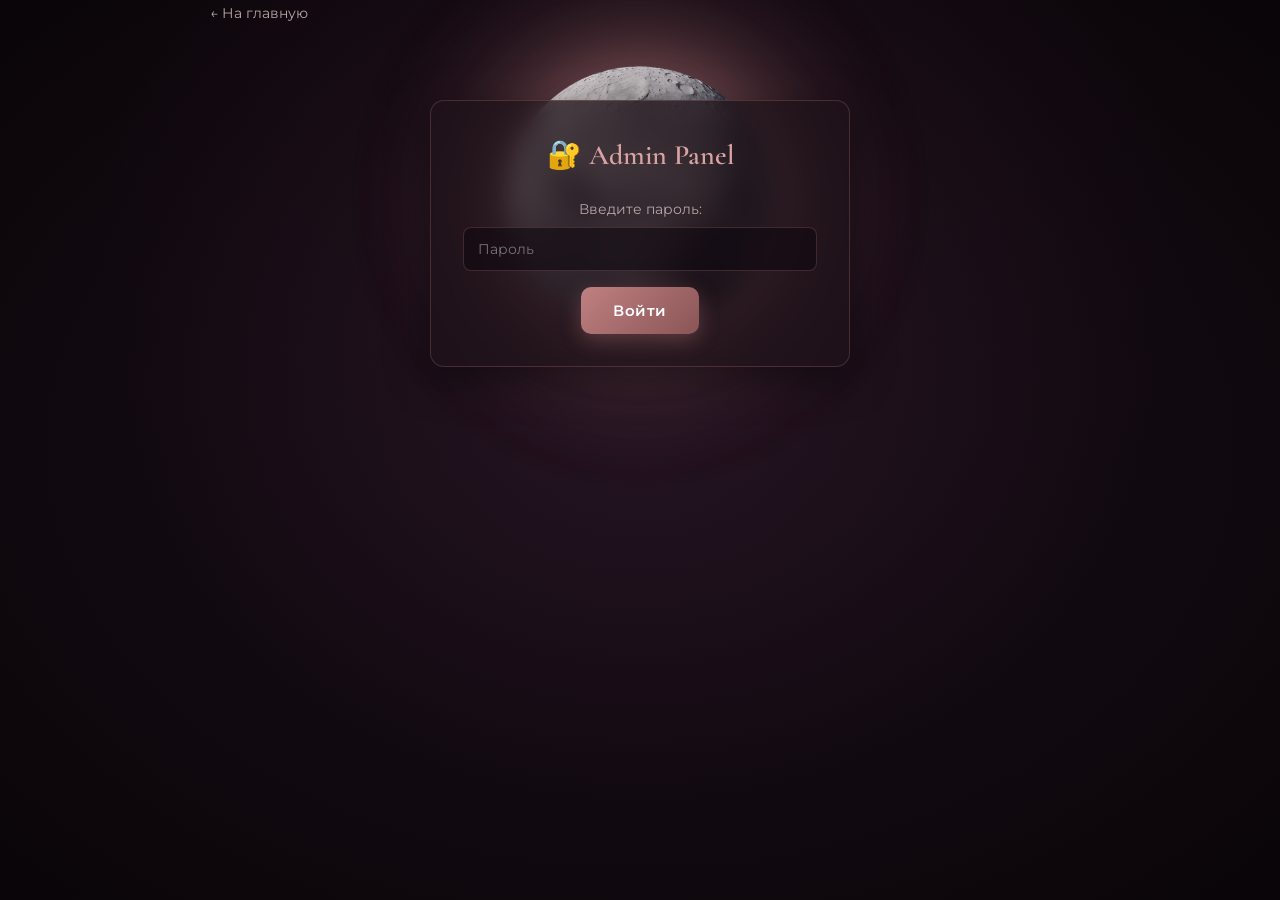
<file: layout.html>
<!DOCTYPE html>
<html lang="ru">

<head>
    <meta charset="UTF-8">
    <meta name="viewport" content="width=device-width, initial-scale=1.0">
    <title>Заявки | Valentina Heart TAROT</title>
    <link rel="icon" href="./images/logo.ico" type="image/x-icon">
    <link rel="preconnect" href="https://fonts.googleapis.com">
    <link rel="preconnect" href="https://fonts.gstatic.com" crossorigin>
    <link
        href="https://fonts.googleapis.com/css2?family=Cormorant+Garamond:wght@500;600;700&family=Montserrat:wght@400;500;600;700&display=swap"
        rel="stylesheet">
    <link rel="stylesheet" href="./style/base.css">
    <link rel="stylesheet" href="./style/moon.css">
    <link rel="stylesheet" href="./style/header.css">
    <link rel="stylesheet" href="./style/modal.css">
    <link rel="stylesheet" href="./style/admin.css">
    <link rel="stylesheet" href="./style/responsive.css">
    <link rel="stylesheet" href="./style/reviews.css">
</head>

<body>
    <div class="moon-bg" id="moonBg">
        <div class="moon-rays"></div>
        <div class="moon-glow"></div>
        <div class="moon-image"></div>
    </div>

    <div class="admin-container admin-body">
        <a href="index.html" class="admin-back">← На главную</a>

        <!-- Форма входа -->
        <div class="admin-card" id="loginForm">
            <h1 class="admin-title">🔐 Admin Panel</h1>
            <label class="admin-label">
                Введите пароль:
                <input type="password" id="adminPass" placeholder="Пароль" autocomplete="current-password">
            </label>
            <p class="admin-error" id="loginError">❌ Неверный пароль!</p>
            <button class="btn btn-primary" id="loginBtn">Войти</button>
        </div>

        <!-- Панель заявок -->
        <div class="admin-panel" id="adminPanel" style="display:none;">
            <div class="admin-header">
                <h1 class="admin-title">📋 Заявки на расклад</h1>
                <div class="admin-actions">
                    <a href="admin.html" class="btn btn-secondary">← В админку</a>
                    <button class="btn btn-secondary" id="cleanupUploadsBtn">🧹 Очистить папку с вложениями</button>
                    <button class="btn btn-secondary" id="clearCacheBtn" type="button">🧹 Очистить кеш</button>
                    <button class="btn btn-secondary" id="logoutBtn">Выйти</button>
                </div>
            </div>

            <div class="admin-block">
                <p class="admin-hint">
                    Вложения заявок старше 30 дней удаляются автоматически. Кнопка «Очистить папку с вложениями»
                    удаляет все файлы сразу — записи заявок сохранятся, но вложения станут недоступны.
                </p>

                <div class="orders-filter" role="tablist" aria-label="Фильтр заявок по статусу">
                    <button type="button" class="admin-tab active" data-status="all">Все</button>
                    <button type="button" class="admin-tab" data-status="new">Новые</button>
                    <button type="button" class="admin-tab" data-status="in_progress">В работе</button>
                    <button type="button" class="admin-tab" data-status="done">Выполненные</button>
                    <button type="button" class="admin-tab" data-status="rejected">Отклонённые</button>
                </div>

                <div class="reviews-admin-list" id="ordersList">
                    <div class="review-empty">Загрузка...</div>
                </div>
                <div class="reviews-admin-pagination" id="ordersPagination" role="navigation"
                    aria-label="Пагинация заявок"></div>
            </div>
        </div>
    </div>

    <script src="./js/admin-auth.js"></script>
    <script src="./js/cache-cleaner.js"></script>
    <script src="./js/admin.js"></script>
    <script src="./js/orders.js"></script>
</body>

</html>
</file>
<file: style/style.css>
@import url('./base.css');
@import url('./moon.css');
@import url('./header.css');
@import url('./hero.css');
@import url('./widget.css');
@import url('./cards.css');
@import url('./modal.css');
@import url('./form.css');
@import url('./scroll-btn.css');
@import url('./footer.css');
@import url('./admin.css');
@import url('./legal.css');
@import url('./responsive.css');
@import url('./reviews.css');
@import url('./fortune.css');
</file>
<file: style/base.css>
:root {
    --bg-darker: #0f0810;
    --bg-card: rgba(30, 18, 24, 0.75);
    --accent: #c08081;
    --accent-light: #d9a3a4;
    --accent-dark: #8a5556;
    --text: #f0e6e7;
    --text-muted: #b8a5a6;
    --border: rgba(192, 128, 129, 0.25);
    --shadow: 0 10px 40px rgba(0, 0, 0, 0.5);
    --radius: 14px;
    --font-main: 'Montserrat', system-ui, sans-serif;
    --font-serif: 'Cormorant Garamond', Georgia, serif;
}

* {
    box-sizing: border-box;
    margin: 0;
    padding: 0;
}

html {
    scroll-behavior: smooth;
}

body {
    font-family: var(--font-main);
    color: var(--text);
    background: var(--bg-darker);
    min-height: 100vh;
    line-height: 1.6;
    overflow-x: hidden;
}

.container {
    max-width: 1100px;
    margin: 0 auto;
    padding: 0 20px;
    position: relative;
    z-index: 2;
}

section {
    padding: 30px 0;
}

.section-title {
    font-family: var(--font-serif);
    font-size: clamp(24px, 3.5vw, 32px);
    font-weight: 600;
    color: var(--accent-light);
    text-align: center;
    margin-bottom: 28px;
}

.btn {
    display: inline-block;
    padding: 14px 32px;
    font-family: var(--font-main);
    font-size: 15px;
    font-weight: 600;
    border: none;
    border-radius: 10px;
    cursor: pointer;
    text-decoration: none;
    transition: all 0.3s ease;
    letter-spacing: 0.5px;
}

.btn-primary {
    background: linear-gradient(135deg, var(--accent) 0%, var(--accent-dark) 100%);
    color: #fff;
    box-shadow: 0 6px 20px rgba(192, 128, 129, 0.35);
}

.btn-primary:hover {
    transform: translateY(-2px);
    box-shadow: 0 10px 28px rgba(192, 128, 129, 0.5);
}

.btn-primary:disabled {
    opacity: 0.6;
    cursor: not-allowed;
    transform: none;
}

.btn-secondary {
    background: transparent;
    color: var(--accent-light);
    border: 1px solid var(--accent);
}

.btn-secondary:hover {
    background: rgba(192, 128, 129, 0.1);
}

@keyframes fadeInUp {
    from {
        opacity: 0;
        transform: translateY(20px);
    }

    to {
        opacity: 1;
        transform: translateY(0);
    }
}

@keyframes fadeIn {
    from {
        opacity: 0;
    }

    to {
        opacity: 1;
    }
}

.field-input {
    display: block;
    width: 100%;
    margin-top: 6px;
    padding: 12px 14px;
    background: rgba(15, 8, 16, 0.6);
    border: 1px solid var(--border);
    border-radius: 8px;
    color: var(--text);
    font-family: var(--font-main);
    font-size: 14px;
    transition: border-color 0.2s;
}

.field-input:focus {
    outline: none;
    border-color: var(--accent);
}
</file>
<file: style/moon.css>
.moon-bg {
    position: fixed;
    inset: 0;
    z-index: 0;
    background:
        radial-gradient(ellipse at 50% 30%, rgba(60, 30, 50, 0.4) 0%, transparent 60%),
        radial-gradient(ellipse at center, #1a0f1a 0%, #0a0508 100%);
    background-attachment: fixed;
    pointer-events: none;
    overflow: hidden;

    --glow-opacity: 0.4;
    --glow-blur: 60px;
    --img-opacity: 0.8;
    --img-brightness: 1;
    --anim-duration: 6s;
}

.moon-rays,
.moon-glow,
.moon-image {
    position: absolute;
    top: 22%;
    left: 50%;
    transform: translate(-50%, -50%);
    border-radius: 50%;
    transition: opacity 1.5s ease, filter 1.5s ease, transform 1.5s ease;
    will-change: transform, opacity;
}

.moon-rays {
    width: 500px;
    height: 500px;
    background: radial-gradient(circle, rgba(192, 128, 129, 0.35) 0%, transparent 70%);
    filter: blur(30px);
    animation: pulseRays var(--anim-duration) ease-in-out infinite;
}

.moon-glow {
    width: 500px;
    height: 500px;
    background: radial-gradient(circle, rgba(192, 128, 129, 0.4) 0%, transparent 70%);
    filter: blur(var(--glow-blur));
    opacity: var(--glow-opacity);
    animation: moonGlowPulse var(--anim-duration) ease-in-out infinite;
}

.moon-image {
    width: 300px;
    height: 300px;
    background: url('../images/moon.webp') center/contain no-repeat;
    opacity: var(--img-opacity);
    filter: brightness(var(--img-brightness)) drop-shadow(0 0 40px rgba(192, 128, 129, 0.6));
    animation: moonFloat 8s ease-in-out infinite;
}

@keyframes pulseRays {

    0%,
    100% {
        transform: translate(-50%, -50%) scale(1);
        opacity: 0.7;
    }

    50% {
        transform: translate(-50%, -50%) scale(1.15);
        opacity: 1;
    }
}

@keyframes moonGlowPulse {

    0%,
    100% {
        transform: translate(-50%, -50%) scale(1);
        opacity: 0.6;
    }

    50% {
        transform: translate(-50%, -50%) scale(1.2);
        opacity: 1;
    }
}

@keyframes moonFloat {

    0%,
    100% {
        transform: translate(-50%, -50%) translateY(0);
    }

    50% {
        transform: translate(-50%, -50%) translateY(-10px);
    }
}

.moon-bg.phase-new {
    --glow-opacity: 0.3;
    --glow-blur: 40px;
    --img-opacity: 0.25;
    --img-brightness: 0.5;
    --anim-duration: 10s;
}

.moon-bg.phase-waxing-crescent {
    --glow-opacity: 0.3;
    --glow-blur: 35px;
    --img-opacity: 0.4;
    --img-brightness: 0.7;
}

.moon-bg.phase-first-quarter {
    --glow-opacity: 0.4;
    --glow-blur: 30px;
    --img-opacity: 0.5;
}

.moon-bg.phase-waxing-gibbous {
    --glow-opacity: 0.45;
    --glow-blur: 25px;
    --img-opacity: 0.6;
    --img-brightness: 0.9;
}

.moon-bg.phase-full {
    --glow-opacity: 0.6;
    --glow-blur: 20px;
    --img-opacity: 0.8;
    --img-brightness: 1.1;
    --anim-duration: 4s;
}

.moon-bg.phase-waning-gibbous {
    --glow-opacity: 0.45;
    --glow-blur: 25px;
    --img-opacity: 0.6;
    --img-brightness: 0.9;
}

.moon-bg.phase-last-quarter {
    --glow-opacity: 0.35;
    --glow-blur: 30px;
    --img-opacity: 0.45;
}

.moon-bg.phase-waning-crescent {
    --glow-opacity: 0.35;
    --glow-blur: 35px;
    --img-opacity: 0.35;
    --img-brightness: 0.6;
    --anim-duration: 8s;
}
</file>
<file: style/header.css>
.site-header {
    padding: 24px 0;
    background: rgba(15, 8, 16, 0.6);
    backdrop-filter: blur(10px);
    border-bottom: 1px solid var(--border);
    position: sticky;
    top: 0;
    z-index: 100;
}

.header-inner {
    display: flex;
    justify-content: space-between;
    align-items: center;
    gap: 20px;
}

.logo-wrap {
    display: flex;
    align-items: center;
    gap: 14px;
    text-decoration: none;
    transition: transform 0.3s ease;
}

.logo-wrap:hover {
    transform: translateY(-1px);
}

.logo-img {
    width: 52px;
    height: 52px;
    object-fit: contain;
    border-radius: 50%;
    filter: drop-shadow(0 0 8px rgba(192, 128, 129, 0.5));
    padding: 4px;
    animation: logoGlow 4s ease-in-out infinite;
}

.logo-wrap:hover .logo-img {
    animation: none;
    transform: rotate(-3deg) scale(1.05);
}

@keyframes logoGlow {

    0%,
    100% {
        filter: drop-shadow(0 0 8px rgba(192, 128, 129, 0.5));
    }

    50% {
        filter: drop-shadow(0 0 16px rgba(217, 163, 164, 0.85));
    }
}

.logo {
    font-family: var(--font-serif);
    font-size: 28px;
    font-weight: 600;
    color: var(--accent-light);
    letter-spacing: 1px;
}

.admin-link {
    color: var(--text-muted);
    text-decoration: none;
    font-size: 14px;
    padding: 8px 16px;
    border: 1px solid var(--border);
    border-radius: 8px;
    transition: all 0.3s ease;
}

.admin-link:hover {
    color: var(--accent-light);
    border-color: var(--accent);
    background: rgba(192, 128, 129, 0.1);
}

/* Обёртка для правой части шапки */
.header-actions {
    display: flex;
    align-items: center;
    gap: 12px;
    flex-wrap: wrap;
}

/* Компактная кнопка очистки кеша в шапке */
.btn-cache-header {
    padding: 8px 14px;
    font-size: 13px;
    font-weight: 600;
    letter-spacing: 0.3px;
    border-radius: 8px;
}

@media (max-width: 600px) {
    .header-actions {
        gap: 8px;
    }

    .btn-cache-header {
        padding: 6px 10px;
        font-size: 12px;
    }
}
</file>
<file: style/modal.css>
.modal {
    display: none;
    position: fixed;
    inset: 0;
    background: rgba(10, 5, 8, 0.85);
    backdrop-filter: blur(8px);
    z-index: 1000;
    justify-content: center;
    align-items: center;
    padding: 20px;
    animation: fadeIn 0.3s ease;
}

.modal.active {
    display: flex;
}

.modal-content {
    background: linear-gradient(145deg, #241620 0%, #1a0f18 100%);
    border: 1px solid var(--border);
    border-radius: var(--radius);
    padding: 32px;
    max-width: 500px;
    width: 100%;
    max-height: 90vh;
    overflow-y: auto;
    position: relative;
    box-shadow: var(--shadow);
    animation: slideUp 0.4s ease;
}

.modal-wide {
    max-width: 900px;
}

@keyframes slideUp {
    from {
        transform: translateY(30px);
        opacity: 0;
    }

    to {
        transform: translateY(0);
        opacity: 1;
    }
}

.modal-content h2 {
    font-family: var(--font-serif);
    color: var(--accent-light);
    margin-bottom: 20px;
    font-size: 26px;
    text-align: center;
}

.modal-close {
    position: absolute;
    top: 12px;
    right: 18px;
    font-size: 30px;
    color: var(--text-muted);
    cursor: pointer;
    line-height: 1;
    transition: color 0.2s;
    background: transparent;
    border: none;
    padding: 0;
}

.modal-close:hover {
    color: var(--accent-light);
}

/* QR-модалки */
.qr-modal .modal-content {
    max-width: 420px;
    text-align: center;
}

.qr-subtitle {
    color: var(--text-muted);
    font-size: 14px;
    margin-bottom: 20px;
}

.qr-image-wrap {
    background: #fff;
    padding: 16px;
    border-radius: 12px;
    display: inline-block;
    margin-bottom: 16px;
    box-shadow: 0 8px 24px rgba(0, 0, 0, 0.4);
}

.qr-image-wrap img {
    display: block;
    width: 260px;
    height: 260px;
    max-width: 100%;
    object-fit: contain;
}

.qr-number {
    font-size: 18px;
    font-weight: 700;
    color: var(--accent-light);
    letter-spacing: 1.5px;
    margin-top: 8px;
}

/* Инфо-модалка */
.info-list {
    list-style: none;
    margin-bottom: 20px;
}

.info-list li {
    padding: 10px 0 10px 28px;
    position: relative;
    color: var(--text-muted);
    border-bottom: 1px solid rgba(192, 128, 129, 0.1);
}

.info-list li::before {
    content: '✦';
    position: absolute;
    left: 0;
    color: var(--accent);
}
</file>
<file: style/admin.css>
/* ============================================
   АДМИН-ПАНЕЛЬ
   ============================================ */
.admin-body {
    padding: 20px 0;
}

.admin-container {
    max-width: 900px;
    margin: 0 auto;
    padding: 0 20px;
    position: relative;
    z-index: 2;
}

/* Общая карточка для админки */
.admin-card,
.admin-panel,
.admin-block {
    background: var(--bg-card);
    backdrop-filter: blur(12px);
    border: 1px solid var(--border);
    border-radius: var(--radius);
    padding: 32px;
    box-shadow: var(--shadow);
}

.admin-card {
    max-width: 420px;
    margin: 60px auto;
    text-align: center;
}

.admin-panel {
    margin-top: 20px;
    animation: fadeInUp 0.6s ease;
}

.admin-block {
    margin-bottom: 24px;
}

.admin-title {
    font-family: var(--font-serif);
    font-size: 28px;
    font-weight: 600;
    color: var(--accent-light);
    margin-bottom: 20px;
    text-align: center;
}

.admin-header {
    display: flex;
    justify-content: space-between;
    align-items: center;
    flex-wrap: wrap;
    gap: 16px;
    margin-bottom: 24px;
    padding-bottom: 20px;
    border-bottom: 1px solid var(--border);
}

.admin-header .admin-title {
    margin-bottom: 0;
    text-align: left;
}

.admin-actions {
    display: flex;
    gap: 12px;
    flex-wrap: wrap;
}

.admin-back {
    display: inline-block;
    color: var(--text-muted);
    text-decoration: none;
    margin-bottom: 16px;
    font-size: 14px;
}

.admin-back:hover {
    color: var(--accent-light);
}

/* Поля ввода админки */
.admin-label {
    display: block;
    margin-bottom: 16px;
    color: var(--text-muted);
    font-size: 14px;
}

/* REFACTOR: используем общий .field-input из base.css */
.admin-label input[type="text"],
.admin-label input[type="password"],
.admin-label select,
.admin-label textarea {
    display: block;
    width: 100%;
    margin-top: 6px;
    padding: 12px 14px;
    background: rgba(15, 8, 16, 0.6);
    border: 1px solid var(--border);
    border-radius: 8px;
    color: var(--text);
    font-family: var(--font-main);
    font-size: 14px;
    transition: border-color 0.2s;
}

.admin-label input:focus,
.admin-label select:focus {
    outline: none;
    border-color: var(--accent);
}

.admin-error {
    display: none;
    color: #ef5350;
    font-size: 14px;
    margin-bottom: 12px;
    text-align: center;
}

.admin-block-title {
    font-family: var(--font-serif);
    font-size: 22px;
    font-weight: 600;
    color: var(--accent-light);
    margin-bottom: 16px;
}

.admin-hint {
    font-size: 13px;
    color: var(--text-muted);
    margin-bottom: 14px;
    line-height: 1.5;
}

.admin-results {
    margin-top: 24px;
    display: flex;
    flex-direction: column;
    gap: 20px;
}

.admin-result-block {
    background: rgba(15, 8, 16, 0.5);
    border: 1px solid var(--border);
    border-radius: 10px;
    padding: 18px;
}

.admin-result-block h3 {
    color: var(--accent-light);
    font-size: 16px;
    margin-bottom: 10px;
}

.admin-result-block pre {
    white-space: pre-wrap;
    word-wrap: break-word;
    background: rgba(0, 0, 0, 0.3);
    padding: 14px;
    border-radius: 8px;
    color: var(--text);
    font-size: 13px;
    margin-bottom: 12px;
    max-height: 260px;
    overflow-y: auto;
}

/* Чек-лист */
.checklist {
    display: flex;
    flex-direction: column;
    gap: 8px;
    margin-bottom: 16px;
}

.checklist-item {
    display: flex;
    align-items: center;
    gap: 10px;
    padding: 10px 14px;
    background: rgba(15, 8, 16, 0.4);
    border: 1px solid var(--border);
    border-radius: 8px;
    color: var(--text-muted);
    font-size: 14px;
    cursor: pointer;
    transition: all 0.2s ease;
}

.checklist-item:hover {
    border-color: var(--accent);
}

.checklist-item.checked {
    background: rgba(192, 128, 129, 0.12);
    color: var(--text);
    border-color: var(--accent);
}

.checklist-item input[type="checkbox"] {
    width: 18px;
    height: 18px;
    accent-color: var(--accent);
    cursor: pointer;
}

.checklist-item a {
    color: var(--accent-light);
    text-decoration: none;
    border-bottom: 1px dashed var(--accent);
}

.checklist-item a:hover {
    color: #fff;
}

.checklist-item strong {
    color: var(--accent-light);
    width: 100%;
    cursor: default;
}

/* Редактор обложки */
.editor-controls {
    display: grid;
    grid-template-columns: repeat(auto-fit, minmax(180px, 1fr));
    gap: 14px;
    margin-bottom: 18px;
}

.editor-controls label {
    font-size: 13px;
    color: var(--text-muted);
    display: flex;
    flex-direction: column;
    gap: 6px;
}

.editor-controls input[type="range"] {
    accent-color: var(--accent);
}

.editor-controls input[type="color"] {
    width: 100%;
    height: 36px;
    border: 1px solid var(--border);
    border-radius: 6px;
    background: transparent;
    cursor: pointer;
}

.editor-controls select {
    padding: 8px;
    background: rgba(15, 8, 16, 0.6);
    border: 1px solid var(--border);
    border-radius: 6px;
    color: var(--text);
}

.editor-canvas-wrap {
    background: rgba(0, 0, 0, 0.4);
    border: 1px solid var(--border);
    border-radius: 10px;
    padding: 16px;
    margin-bottom: 18px;
    display: flex;
    justify-content: center;
    overflow: auto;
}

#coverEditorCanvas {
    max-width: 100%;
    height: auto;
    cursor: grab;
    border-radius: 6px;
    touch-action: none;
    /* FIX: чтобы touch-drag не скроллил страницу */
}

#coverEditorCanvas:active {
    cursor: grabbing;
}

.editor-actions {
    display: flex;
    gap: 12px;
    justify-content: center;
    flex-wrap: wrap;
}

/* Полноэкранный просмотр */
.fullview-img {
    max-width: 95vw;
    max-height: 90vh;
    border-radius: 10px;
    box-shadow: var(--shadow);
}

/* ============================================
   ТАБЫ АДМИН-ПАНЕЛИ
   ============================================ */
.admin-tabs {
    display: flex;
    flex-wrap: wrap;
    gap: 8px;
    margin-bottom: 24px;
    padding-bottom: 18px;
    border-bottom: 1px solid var(--border);
}

.admin-tab {
    flex: 1 1 auto;
    min-width: 160px;
    padding: 12px 18px;
    background: rgba(15, 8, 16, 0.5);
    border: 1px solid var(--border);
    border-radius: 10px;
    color: var(--text-muted);
    font-family: var(--font-main);
    font-size: 14px;
    font-weight: 600;
    cursor: pointer;
    transition: all 0.25s ease;
    text-align: center;
    letter-spacing: 0.3px;
    white-space: nowrap;
}

.admin-tab:hover {
    color: var(--accent-light);
    border-color: var(--accent);
    background: rgba(192, 128, 129, 0.12);
    transform: translateY(-2px);
}

.admin-tab:focus-visible {
    outline: 2px solid var(--accent);
    outline-offset: 2px;
}

.admin-tab.active {
    background: linear-gradient(135deg, var(--accent) 0%, var(--accent-dark) 100%);
    color: #fff;
    border-color: var(--accent);
    box-shadow: 0 6px 20px rgba(192, 128, 129, 0.4);
    transform: translateY(0);
    cursor: default;
}

/* Панели табов */
.admin-tab-panel {
    animation: fadeInUp 0.35s ease;
}

.admin-tab-panel[hidden] {
    display: none !important;
}

.admin-tab-panel .admin-block {
    margin-bottom: 0;
}

/* Адаптив */
@media (max-width: 600px) {
    .admin-tabs {
        gap: 6px;
    }

    .admin-tab {
        flex: 1 1 calc(50% - 6px);
        min-width: 0;
        padding: 10px 8px;
        font-size: 12.5px;
        white-space: normal;
        line-height: 1.3;
    }
}

/* ============================================
   ЗАЯВКИ (layout.html)
   ============================================ */

/* Фильтр по статусам */
.orders-filter {
    display: flex;
    flex-wrap: wrap;
    gap: 8px;
    margin-bottom: 20px;
}

.orders-filter .admin-tab {
    flex: 1 1 auto;
    min-width: 110px;
    padding: 8px 14px;
    font-size: 13px;
}

/* Карточка заявки */
.order-admin-item {
    align-items: flex-start;
}

.order-admin-item .order-attachment-thumb,
.order-admin-item .order-attachment-missing {
    flex-shrink: 0;
}

.order-attachment-thumb {
    width: 60px;
    height: 60px;
    object-fit: cover;
    border-radius: 8px;
    border: 1px solid var(--border);
    background: rgba(0, 0, 0, 0.3);
    display: flex;
    align-items: center;
    justify-content: center;
    text-decoration: none;
    color: var(--accent-light);
    font-size: 22px;
}

a.order-attachment-pdf {
    font-size: 24px;
}

.order-attachment-missing {
    width: 60px;
    height: 60px;
    display: flex;
    align-items: center;
    justify-content: center;
    border-radius: 8px;
    background: rgba(239, 83, 80, 0.08);
    border: 1px dashed rgba(239, 83, 80, 0.4);
    color: #ef5350;
    font-size: 11px;
    text-align: center;
    line-height: 1.2;
    font-style: italic;
    padding: 4px;
    box-sizing: border-box;
}

/* Контакт в карточке */
.order-contact {
    font-size: 13px;
    color: var(--accent-light);
    margin-bottom: 6px;
    word-wrap: break-word;
    overflow-wrap: break-word;
}

/* Заметка админа */
.order-note {
    margin-top: 8px;
    padding-left: 8px;
    border-left: 2px solid var(--accent);
    font-size: 13px;
    font-style: italic;
    color: var(--accent-light);
    word-wrap: break-word;
    overflow-wrap: break-word;
}

/* Бейдж статуса */
.order-status {
    display: inline-block;
    margin-left: 8px;
    padding: 2px 10px;
    border-radius: 20px;
    font-size: 11px;
    font-weight: 600;
    letter-spacing: 0.3px;
    vertical-align: middle;
    white-space: nowrap;
}

.order-status.new {
    background: rgba(217, 163, 164, 0.15);
    color: var(--accent-light);
    border: 1px solid rgba(217, 163, 164, 0.4);
}

.order-status.in_progress {
    background: rgba(100, 150, 220, 0.15);
    color: #9ec1ff;
    border: 1px solid rgba(100, 150, 220, 0.4);
}

.order-status.done {
    background: rgba(102, 187, 106, 0.15);
    color: #66bb6a;
    border: 1px solid rgba(102, 187, 106, 0.4);
}

.order-status.rejected {
    background: rgba(239, 83, 80, 0.12);
    color: #ef5350;
    border: 1px solid rgba(239, 83, 80, 0.35);
}

/* Подсказка про автоочистку */
.orders-cleanup-hint {
    font-size: 12px;
    color: var(--text-muted);
    margin-top: 8px;
    opacity: 0.8;
    line-height: 1.5;
}

/* Форма редактирования заявки */
.order-edit-form {
    width: 100%;
    flex: 1 1 100%;
    min-width: 0;
    box-sizing: border-box;
    margin-top: 12px;
    padding-top: 12px;
    border-top: 1px dashed var(--border);
    display: flex;
    flex-direction: column;
    gap: 10px;
}

.order-edit-form label {
    display: block;
    font-size: 12px;
    color: var(--text-muted);
}

.order-edit-form .edit-actions {
    display: flex;
    gap: 8px;
    justify-content: flex-end;
}

.order-edit-form select,
.order-edit-form textarea,
.order-edit-form input[type="text"] {
    display: block;
    width: 100%;
    box-sizing: border-box;
    margin-top: 4px;
    padding: 8px 10px;
    background: rgba(15, 8, 16, 0.6);
    border: 1px solid var(--border);
    border-radius: 6px;
    color: var(--text);
    font-family: var(--font-main);
    font-size: 13px;
}

.order-edit-form textarea {
    min-height: 70px;
    resize: vertical;
}

/* Кнопка очистки кеша в админ-панели */
#clearCacheBtn {
    white-space: nowrap;
}

@media (max-width: 600px) {
    #clearCacheBtn {
        width: 100%;
    }
}
</file>
<file: style/responsive.css>
@media (max-width: 600px) {
    .hero {
        padding: 50px 0 20px;
    }

    .moon-widget {
        flex-direction: column;
        text-align: center;
        padding: 20px;
        align-items: center;
        /* FIX: центрируем иконку при column */
    }

    .modal-content {
        padding: 24px 18px;
    }

    .qr-image-wrap img {
        width: 220px;
        height: 220px;
    }

    .scroll-btn {
        width: 46px;
        height: 46px;
        bottom: 20px;
        right: 20px;
        font-size: 18px;
    }

    .logo-img {
        width: 40px;
        height: 40px;
    }

    .logo-wrap {
        gap: 10px;
    }

    .logo {
        font-size: 22px;
    }

    .moon-glow,
    .moon-rays {
        width: 350px;
        height: 350px;
    }

    .moon-image {
        width: 200px;
        height: 200px;
    }

    .order-qr-row {
        gap: 12px;
    }

    .order-qr-thumb {
        width: 70px;
        height: 70px;
    }

    .admin-card,
    .admin-panel,
    .admin-block {
        padding: 22px 18px;
    }

    .admin-header {
        flex-direction: column;
        align-items: flex-start;
    }

    .admin-header .admin-title {
        text-align: center;
        width: 100%;
    }

    .editor-controls {
        grid-template-columns: 1fr;
    }
}

@media (max-width: 380px) {
    .logo {
        display: none;
    }
}
</file>
<file: style/reviews.css>
/* ============================================
   ОТЗЫВЫ пользователей
   ============================================ */
.reviews-section {
  padding: 60px 0 40px;
  text-align: center;
}

.reviews-subtitle {
  color: var(--text-muted);
  font-size: 15px;
  margin-top: -18px;
  margin-bottom: 32px;
}

.reviews-carousel-wrap {
  position: relative;
  max-width: 1100px;
  margin: 0 auto;
  padding: 0 50px;
}

/* Сетка отзывов (grid) */
.reviews-carousel {
  display: grid;
  grid-template-columns: repeat(auto-fill, minmax(300px, 1fr));
  gap: 20px;
  padding: 10px 4px 20px;
}

.review-card {
  background: var(--bg-card);
  backdrop-filter: blur(10px);
  border: 1px solid var(--border);
  border-radius: var(--radius);
  padding: 24px;
  text-align: left;
  transition: all 0.3s ease;
  animation: fadeInUp 0.6s ease;
  display: flex;
  flex-direction: column;
  gap: 14px;
  min-width: 0;
}

.review-card:hover {
  transform: translateY(-4px);
  border-color: var(--accent);
  box-shadow: 0 10px 30px rgba(192, 128, 129, 0.25);
}

.review-header {
  display: flex;
  align-items: center;
  gap: 14px;
}

.review-avatar {
  width: 60px;
  height: 60px;
  border-radius: 50%;
  object-fit: cover;
  border: 2px solid var(--accent);
  background: rgba(192, 128, 129, 0.15);
  flex-shrink: 0;
}

.review-meta {
  display: flex;
  flex-direction: column;
  gap: 2px;
  min-width: 0;
}

.review-name {
  font-family: var(--font-serif);
  font-size: 18px;
  font-weight: 600;
  color: var(--accent-light);
  white-space: nowrap;
  overflow: hidden;
  text-overflow: ellipsis;
}

.review-date {
  font-size: 12px;
  color: var(--text-muted);
}

.review-text {
  color: var(--text);
  font-size: 14px;
  line-height: 1.6;
  position: relative;
  word-wrap: break-word;
  overflow-wrap: break-word;
}

.review-text.collapsed {
  max-height: 72px;
  overflow: hidden;
}

.review-text.collapsed::after {
  content: '';
  position: absolute;
  bottom: 0;
  left: 0;
  right: 0;
  height: 30px;
  background: linear-gradient(transparent, rgba(30, 18, 24, 0.95));
}

.review-toggle {
  background: none;
  border: none;
  color: var(--accent-light);
  font-size: 13px;
  cursor: pointer;
  padding: 0;
  text-align: left;
  font-family: var(--font-main);
  border-bottom: 1px dashed var(--accent);
  align-self: flex-start;
  transition: color 0.2s;
}

.review-toggle:hover {
  color: #fff;
}

.review-empty {
  text-align: center;
  color: var(--text-muted);
  font-size: 14px;
  padding: 40px 20px;
  font-style: italic;
  grid-column: 1 / -1;
}

/* Кнопки навигации карусели (не используются в grid, но оставим) */
.carousel-btn {
  display: none;
}

/* Кнопка "Оставить отзыв" */
.reviews-cta {
  margin-top: 32px;
}

/* Модалка отзыва */
.review-form .form-status {
  margin-top: 14px;
  text-align: center;
  font-size: 14px;
  min-height: 20px;
}

.review-form label {
  display: block;
  margin-bottom: 16px;
  color: var(--text-muted);
  font-size: 14px;
}

.review-form input[type="text"],
.review-form textarea {
  display: block;
  width: 100%;
  margin-top: 6px;
  padding: 12px 14px;
  background: rgba(15, 8, 16, 0.6);
  border: 1px solid var(--border);
  border-radius: 8px;
  color: var(--text);
  font-family: var(--font-main);
  font-size: 14px;
  transition: border-color 0.2s;
}

.review-form input:focus,
.review-form textarea:focus {
  outline: none;
  border-color: var(--accent);
}

.review-form textarea {
  resize: vertical;
  min-height: 100px;
}

.review-form button {
  width: 100%;
  margin-top: 8px;
}

.file-hint {
  display: block;
  font-size: 12px;
  color: var(--text-muted);
  margin-top: 4px;
}

/* ============================================
   АДМИНКА: УПРАВЛЕНИЕ ОТЗЫВАМИ
   ============================================ */
.reviews-admin-list {
  display: flex;
  flex-direction: column;
  gap: 12px;
  margin-top: 20px;
}

.review-admin-item {
  background: rgba(15, 8, 16, 0.5);
  border: 1px solid var(--border);
  border-radius: 10px;
  padding: 16px;
  display: flex;
  flex-wrap: wrap;
  gap: 14px;
  align-items: flex-start;
  transition: border-color 0.2s;
}

.review-admin-item:hover {
  border-color: var(--accent);
}

.review-admin-avatar {
  width: 50px;
  height: 50px;
  border-radius: 50%;
  object-fit: cover;
  border: 2px solid var(--accent);
  flex-shrink: 0;
}

.review-admin-content {
  flex: 1;
  min-width: 0;
}

.review-admin-name {
  font-family: var(--font-serif);
  font-size: 16px;
  font-weight: 600;
  color: var(--accent-light);
  margin-bottom: 4px;
}

.review-admin-text {
  font-size: 13px;
  color: var(--text-muted);
  line-height: 1.5;
  margin-bottom: 4px;
  word-wrap: break-word;
  overflow-wrap: break-word;
}

.review-admin-date {
  font-size: 11px;
  color: var(--text-muted);
  opacity: 0.7;
}

.review-admin-actions {
  display: flex;
  gap: 8px;
  flex-wrap: wrap;
  flex-shrink: 0;
}

.review-admin-actions button {
  padding: 6px 12px;
  font-size: 12px;
  border-radius: 6px;
  border: 1px solid var(--border);
  background: rgba(192, 128, 129, 0.1);
  color: var(--accent-light);
  cursor: pointer;
  transition: all 0.2s;
  font-family: var(--font-main);
}

.review-admin-actions button:hover {
  background: rgba(192, 128, 129, 0.25);
  border-color: var(--accent);
}

.review-admin-actions button.danger {
  background: rgba(239, 83, 80, 0.1);
  color: #ef5350;
  border-color: rgba(239, 83, 80, 0.3);
}

.review-admin-actions button.danger:hover {
  background: rgba(239, 83, 80, 0.25);
}

.review-admin-actions button.active {
  background: rgba(102, 187, 106, 0.15);
  color: #66bb6a;
  border-color: rgba(102, 187, 106, 0.4);
}

.review-edit-form {
  width: 100%;
  flex: 1 1 100%;
  min-width: 0;
  margin-top: 12px;
  padding-top: 12px;
  border-top: 1px dashed var(--border);
  display: flex;
  flex-direction: column;
  gap: 10px;
  box-sizing: border-box;
}

.review-edit-form input,
.review-edit-form textarea {
  padding: 8px 10px;
  background: rgba(15, 8, 16, 0.6);
  border: 1px solid var(--border);
  border-radius: 6px;
  color: var(--text);
  font-family: var(--font-main);
  font-size: 13px;
}

.review-edit-form textarea {
  min-height: 70px;
  resize: vertical;
}

.review-edit-form .edit-actions,
.order-edit-form .edit-actions {
  display: flex;
  flex-wrap: wrap;              /* ← добавлено */
  gap: 8px;
  justify-content: flex-end;
}

.review-edit-form .edit-actions button {
  padding: 6px 14px;
  font-size: 12px;
  border-radius: 6px;
  border: 1px solid var(--border);
  background: rgba(192, 128, 129, 0.15);
  color: var(--accent-light);
  cursor: pointer;
  font-family: var(--font-main);
}

.review-edit-form .edit-actions button:hover {
  background: rgba(192, 128, 129, 0.3);
}

/* ============================================
   ПАГИНАЦИЯ ОТЗЫВОВ
   ============================================ */
.reviews-pagination,
.reviews-admin-pagination {
  display: flex;
  flex-wrap: wrap;
  justify-content: center;
  align-items: center;
  gap: 8px;
  margin-top: 28px;
}

.page-btn {
  min-width: 40px;
  height: 40px;
  padding: 0 12px;
  border-radius: 8px;
  border: 1px solid var(--border);
  background: var(--bg-card);
  color: var(--accent-light);
  font-family: var(--font-main);
  font-size: 14px;
  font-weight: 600;
  cursor: pointer;
  transition: all 0.25s ease;
  display: inline-flex;
  align-items: center;
  justify-content: center;
}

.page-btn:hover:not(:disabled):not(.active) {
  border-color: var(--accent);
  background: rgba(192, 128, 129, 0.15);
  transform: translateY(-2px);
}

.page-btn.active {
  background: linear-gradient(135deg, var(--accent) 0%, var(--accent-dark) 100%);
  color: #fff;
  border-color: var(--accent);
  cursor: default;
  box-shadow: 0 4px 14px rgba(192, 128, 129, 0.4);
}

.page-btn:disabled {
  opacity: 0.35;
  cursor: not-allowed;
}

.page-btn:focus-visible {
  outline: 2px solid var(--accent);
  outline-offset: 2px;
}

/* ============================================
   АДАПТИВНОСТЬ
   ============================================ */
@media (max-width: 600px) {
  .reviews-carousel {
    grid-template-columns: 1fr;
    padding: 0;
  }

  .review-card {
    padding: 20px;
  }

  .page-btn {
    min-width: 36px;
    height: 36px;
    font-size: 13px;
  }

  .review-admin-item {
    flex-direction: column;
  }

  .review-admin-actions {
    width: 100%;
    justify-content: flex-end;
  }

  .review-edit-form,
  .order-edit-form {
    width: 100%;
    flex: 1 1 100%;
    min-width: 0;
  }
}
</file>
